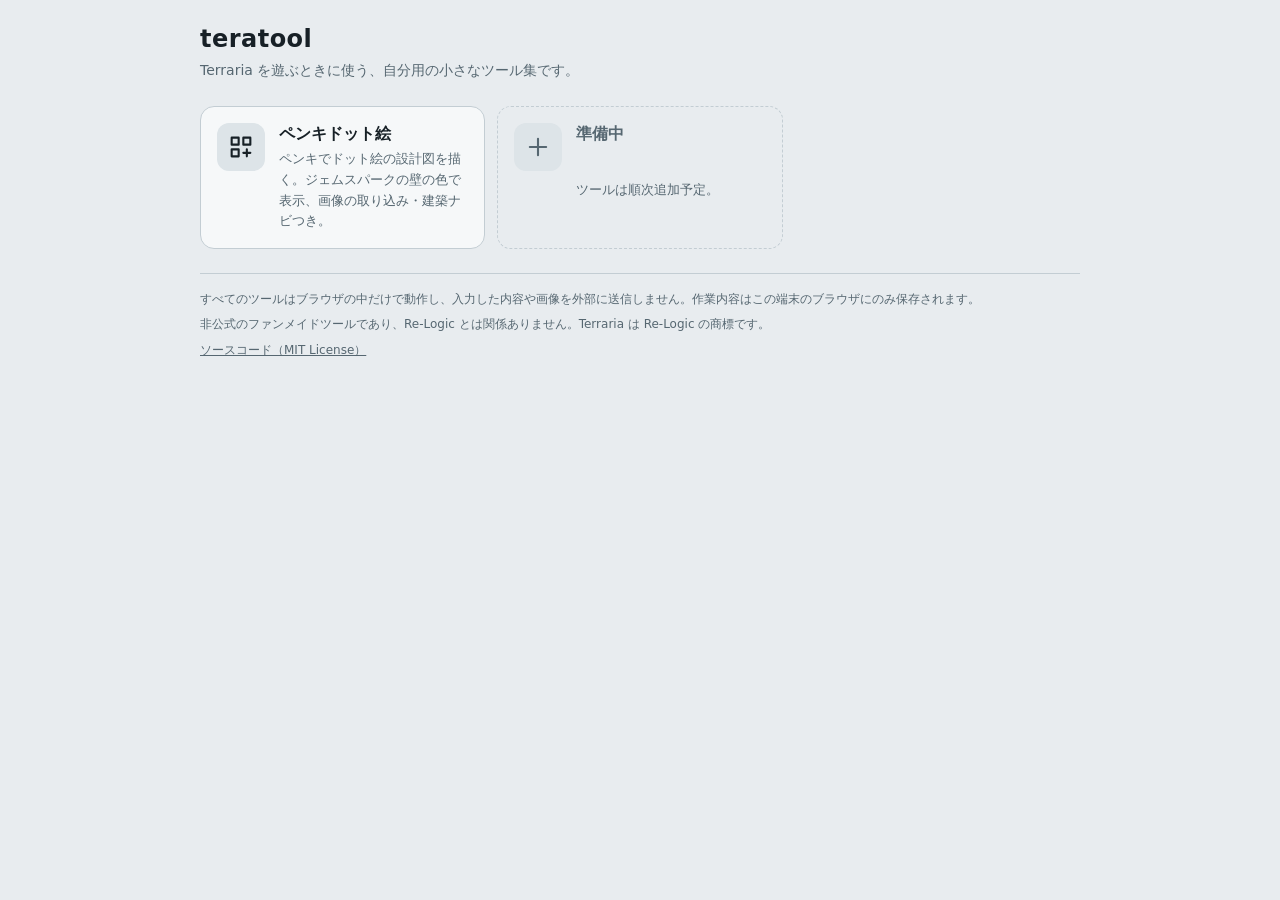
<file: index.html>
<!doctype html>
<html lang="ja">
<head>
<meta charset="utf-8">
<meta name="viewport" content="width=device-width, initial-scale=1, maximum-scale=1, user-scalable=no, viewport-fit=cover">
<meta http-equiv="Content-Security-Policy" content="default-src 'self'; script-src 'self'; style-src 'self' 'unsafe-inline'; img-src 'self' blob: data:; connect-src 'none'; form-action 'none'; base-uri 'none'">
<meta name="referrer" content="no-referrer">
<title>teratool</title>
<meta name="theme-color" content="#172026">
<meta name="apple-mobile-web-app-capable" content="yes">
<meta name="mobile-web-app-capable" content="yes">
<meta name="apple-mobile-web-app-status-bar-style" content="black-translucent">
<link rel="manifest" href="manifest.webmanifest">
<link rel="apple-touch-icon" href="assets/icons/apple-touch-icon.png">
<link rel="stylesheet" href="assets/base.css">
<link rel="stylesheet" href="assets/mobile.css">
<link rel="stylesheet" href="assets/home.css">
</head>
<body>
<div class="wrap">
  <header>
    <h1>teratool</h1>
    <p>Terraria を遊ぶときに使う、自分用の小さなツール集です。</p>
  </header>

  <div class="update" id="update" role="status" hidden>
    <p><strong>新しいバージョンがあります</strong><span>アップデートすると最新の機能になります。描いた作品は消えません。</span></p>
    <button type="button" class="update-btn" id="updateBtn">アップデート</button>
  </div>

  <main>
    <ul class="tools" aria-label="ツール一覧">
      <li>
        <a class="card" href="tools/paint/">
          <span class="icon" aria-hidden="true">
            <svg viewBox="0 0 24 24"><path d="M4 4h6v6H4zM14 4h6v6h-6zM4 14h6v6H4z"/><path d="M14 17h6M17 14v6"/></svg>
          </span>
          <h2>ペンキドット絵</h2>
          <p>ペンキでドット絵の設計図を描く。ジェムスパークの壁の色で表示、画像の取り込み・建築ナビつき。</p>
        </a>
      </li>
      <li>
        <div class="card soon">
          <span class="icon" aria-hidden="true">
            <svg viewBox="0 0 24 24"><path d="M12 5v14M5 12h14"/></svg>
          </span>
          <h2>準備中</h2>
          <p>ツールは順次追加予定。</p>
        </div>
      </li>
    </ul>
  </main>

  <footer>
    <p>すべてのツールはブラウザの中だけで動作し、入力した内容や画像を外部に送信しません。作業内容はこの端末のブラウザにのみ保存されます。</p>
    <p>非公式のファンメイドツールであり、Re-Logic とは関係ありません。Terraria は Re-Logic の商標です。</p>
    <p><a href="https://github.com/saikinoBOT72/teratool1">ソースコード（MIT License）</a></p>
    <p class="ver"><span id="appVersion"></span><button type="button" class="link-btn" id="checkUpdate">更新を確認</button><span id="updateMsg"></span></p>
  </footer>
</div>
<script type="module" src="assets/pwa.js"></script>
<script type="module" src="assets/update.js"></script>
<script type="module" src="assets/mobile.js"></script>
</body>
</html>
</file>
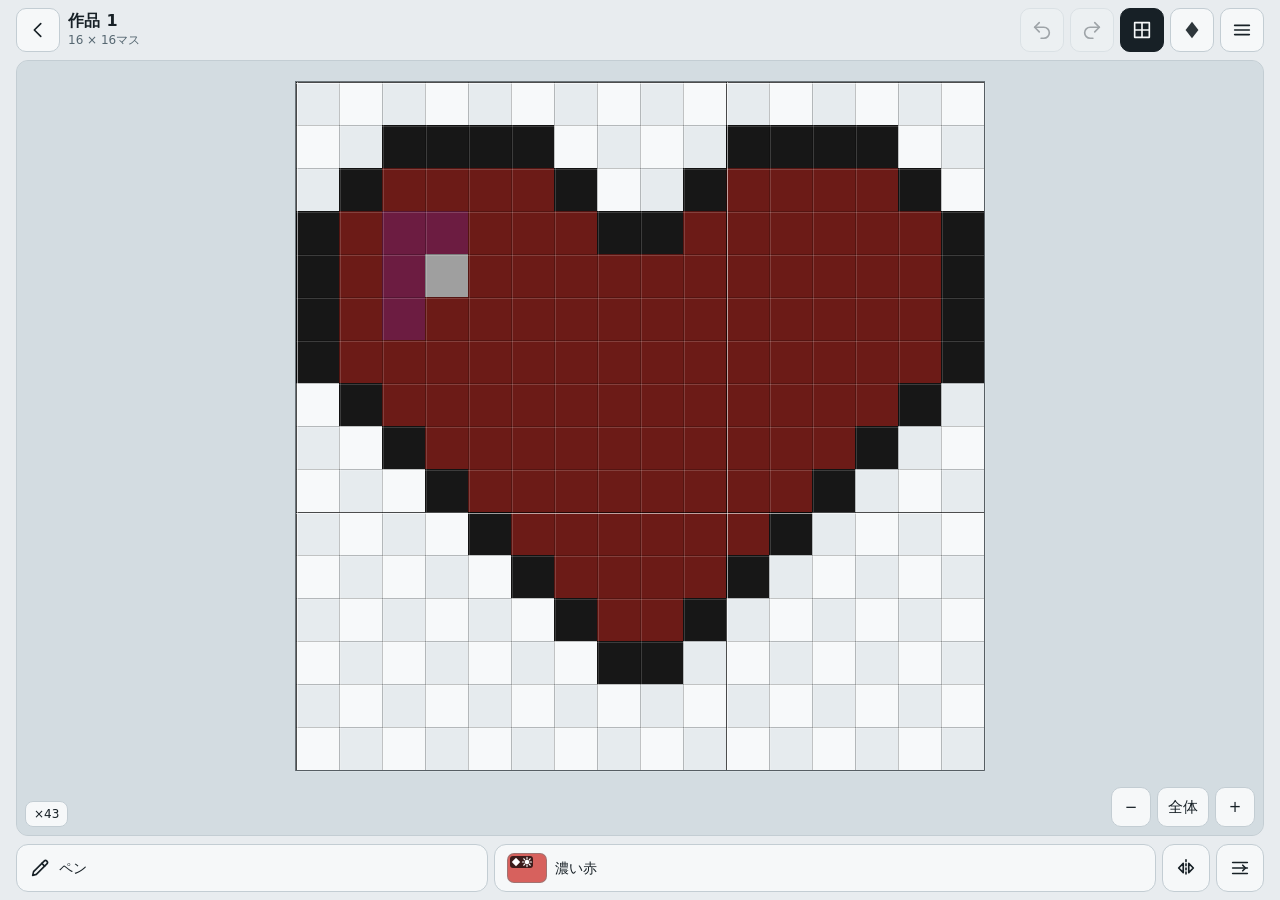
<file: tools/paint/index.html>
<!doctype html>
<html lang="ja">
<head>
<meta charset="utf-8">
<meta name="viewport" content="width=device-width, initial-scale=1, maximum-scale=1, user-scalable=no, viewport-fit=cover">
<meta http-equiv="Content-Security-Policy" content="default-src 'self'; script-src 'self'; style-src 'self' 'unsafe-inline'; img-src 'self' blob: data:; connect-src 'none'; form-action 'none'; base-uri 'none'">
<meta name="referrer" content="no-referrer">
<meta name="theme-color" content="#172026">
<meta name="apple-mobile-web-app-capable" content="yes">
<meta name="mobile-web-app-capable" content="yes">
<meta name="apple-mobile-web-app-status-bar-style" content="black-translucent">
<title>ペンキドット絵</title>
<link rel="manifest" href="../../manifest.webmanifest">
<link rel="apple-touch-icon" href="../../assets/icons/apple-touch-icon.png">
<link rel="stylesheet" href="../../assets/base.css">
<link rel="stylesheet" href="../../assets/mobile.css">
<link rel="stylesheet" href="css/paint.css">
<link rel="stylesheet" href="css/sheet.css">
<link rel="stylesheet" href="css/bar.css">
<link rel="stylesheet" href="css/navi.css">
<link rel="stylesheet" href="css/works.css">
<link rel="stylesheet" href="css/import.css">
<link rel="stylesheet" href="css/wallmark.css">
</head>
<body>
<div class="app">
  <header class="top">
    <div class="top-left">
      <a class="ib" href="../../" aria-label="ツール一覧へ戻る" title="ツール一覧へ戻る">
        <svg viewBox="0 0 24 24" aria-hidden="true"><path d="M15 5l-7 7 7 7"/></svg>
      </a>
      <div class="brand">
        <h1><button type="button" id="btnWorks" class="brand-btn" title="作品の一覧"><span id="workName">ペンキドット絵</span></button></h1>
        <p id="sizeLabel">16 × 16マス</p>
      </div>
    </div>
    <div class="top-actions">
      <button class="ib" id="btnUndo" type="button" aria-label="元に戻す" title="元に戻す (Ctrl+Z)" disabled>
        <svg viewBox="0 0 24 24" aria-hidden="true"><path d="M9 14L4 9l5-5"/><path d="M4 9h10a6 6 0 0 1 0 12h-3"/></svg>
      </button>
      <button class="ib" id="btnRedo" type="button" aria-label="やり直し" title="やり直し (Ctrl+Y)" disabled>
        <svg viewBox="0 0 24 24" aria-hidden="true"><path d="M15 14l5-5-5-5"/><path d="M20 9H10a6 6 0 0 0 0 12h3"/></svg>
      </button>
      <button class="ib" id="btnGrid" type="button" aria-label="グリッド表示" aria-pressed="true" title="グリッド (G)">
        <svg viewBox="0 0 24 24" aria-hidden="true"><path d="M4 4h16v16H4zM4 12h16M12 4v16"/></svg>
      </button>
      <button class="ib" id="btnWall" type="button" aria-label="壁の種類を表示" aria-pressed="false" title="壁の種類を表示 (D)">
        <svg viewBox="0 0 24 24" aria-hidden="true"><path d="M12 3l7 9-7 9-7-9z" fill="currentColor" stroke="none" opacity="0.9"/></svg>
      </button>
      <button class="ib" id="btnMenu" type="button" aria-label="メニュー" title="メニュー">
        <svg viewBox="0 0 24 24" aria-hidden="true"><path d="M4 7h16M4 12h16M4 17h16"/></svg>
      </button>
    </div>
  </header>

  <main class="stage" id="stage">
    <canvas id="cv" aria-label="ドット絵キャンバス"></canvas>
    <div class="readout" id="readout"></div>
    <div class="zoom">
      <button type="button" id="zOut" aria-label="縮小">−</button>
      <button type="button" id="zFit" aria-label="全体表示">全体</button>
      <button type="button" id="zIn" aria-label="拡大">+</button>
    </div>
  </main>

  <section class="dock" aria-label="道具とペンキ">
    <div class="sel-panel" id="selPanel" hidden>
      <div class="sel-head">
        <span id="selInfo"></span>
        <button class="btn small" type="button" id="selFill" title="選択したマスを今のペンキで塗る">塗る</button>
        <button class="btn small" type="button" id="selErase" title="選択したマスを消す (Delete)">消す</button>
        <button class="btn small" type="button" id="selClear" title="選択を解除 (Esc)">解除</button>
      </div>
      <div class="sel-full" id="selFull">
        <div class="sel-row">
          <div class="segs" id="selModes" role="group" aria-label="選び方">
            <button type="button" data-mode="rect" title="ドラッグした四角を選ぶ">四角</button>
            <button type="button" data-mode="lasso" title="なぞって囲んだ内側を選ぶ">囲う</button>
            <button type="button" data-mode="wand" title="タップしたマスとつながった同じ色を選ぶ">同じ色</button>
            <button type="button" data-mode="color" title="タップしたマスと同じ色を全部選ぶ">同じ色(全体)</button>
          </div>
          <div class="segs" id="selOps" role="group" aria-label="今の選択との合わせ方">
            <button type="button" data-op="new" title="選び直す">新しく</button>
            <button type="button" data-op="add" title="今の選択に足す (Shift)">足す</button>
            <button type="button" data-op="sub" title="今の選択から引く (Alt)">引く</button>
          </div>
        </div>
        <div class="sel-row">
          <button class="btn small" type="button" id="selAll" title="全部選ぶ (Ctrl+A)">全部</button>
          <button class="btn small" type="button" id="selDrawn" title="透過でないマスを選ぶ">描いたマス</button>
          <button class="btn small" type="button" id="selInvert" title="選択を反転 (Ctrl+Shift+I)">反転</button>
        </div>
      </div>
    </div>
    <div class="bar" id="editPanel">
      <button class="bar-btn" type="button" id="btnTool" aria-expanded="false" aria-controls="toolPop" title="道具を選ぶ">
        <span class="bar-icon" id="toolIcon" aria-hidden="true"></span><span class="bar-label" id="toolName">ペン</span>
      </button>
      <button class="bar-btn" type="button" id="btnColor" aria-expanded="false" aria-controls="colorPop" title="ペンキを選ぶ">
        <i class="bar-chip" id="colorChip" aria-hidden="true"></i><span class="bar-label" id="selName">濃い赤</span>
      </button>
      <button class="bar-btn icon" type="button" id="btnMirror" aria-pressed="false" aria-label="左右対称" title="左右対称 (M)"><svg viewBox="0 0 24 24" aria-hidden="true"><path d="M12 3v18" stroke-dasharray="2 2.5"/><path d="M9 7L4 12l5 5zM15 7l5 5-5 5z"/></svg></button>
      <button class="bar-btn icon" type="button" id="btnNavi" aria-label="建築ナビ" title="建築ナビ (N)"><svg viewBox="0 0 24 24" aria-hidden="true"><path d="M4 6h16M4 12h16M4 18h16"/><path d="M15 9l3 3-3 3"/></svg></button>
    </div>

    <div class="pop" id="toolPop" role="dialog" aria-label="道具" hidden>
      <div class="tools" id="tools" role="toolbar" aria-label="道具">
        <button class="tool" type="button" data-tool="pen" aria-pressed="true" title="ペン (B)"><svg viewBox="0 0 24 24" aria-hidden="true"><path d="M4 20l1-4L16.5 4.5a2.1 2.1 0 0 1 3 3L8 19z"/><path d="M14 7l3 3"/></svg>ペン</button>
        <button class="tool" type="button" data-tool="fill" aria-pressed="false" title="塗りつぶし (F)"><svg viewBox="0 0 24 24" aria-hidden="true"><path d="M5 11l6-6 7 7-6 6a2 2 0 0 1-2.8 0L5 13.8a2 2 0 0 1 0-2.8z"/><path d="M19 15s2 2.2 2 3.5a2 2 0 0 1-4 0c0-1.3 2-3.5 2-3.5z"/></svg>塗りつぶし</button>
        <button class="tool" type="button" data-tool="pick" aria-pressed="false" title="スポイト (I)"><svg viewBox="0 0 24 24" aria-hidden="true"><path d="M15 5l4 4"/><path d="M17.5 2.8a2 2 0 0 1 2.8 2.8l-2.3 2.3-2.8-2.8z"/><path d="M14 8.5L5 17.5V20h2.5l9-9"/></svg>スポイト</button>
        <button class="tool" type="button" data-tool="pan" aria-pressed="false" title="移動 (H)"><svg viewBox="0 0 24 24" aria-hidden="true"><path d="M8 12V6a1.5 1.5 0 0 1 3 0v5M11 11V4.5a1.5 1.5 0 0 1 3 0V11M14 11V6a1.5 1.5 0 0 1 3 0v8c0 4-2.5 6-6 6-3 0-4.5-1.5-6-4l-1.7-3a1.5 1.5 0 0 1 2.6-1.5L8 14"/></svg>移動</button>
        <button class="tool" type="button" data-tool="line" aria-pressed="false" title="直線 (L)"><svg viewBox="0 0 24 24" aria-hidden="true"><path d="M5 19L19 5"/><path d="M4 18h2v2H4zM18 4h2v2h-2z"/></svg>直線</button>
        <button class="tool" type="button" data-tool="rect" aria-pressed="false" title="四角 (R)"><svg viewBox="0 0 24 24" aria-hidden="true"><path d="M5 6h14v12H5z"/></svg>四角</button>
        <button class="tool" type="button" data-tool="rectFill" aria-pressed="false" title="塗り四角 (Shift+R)"><svg viewBox="0 0 24 24" aria-hidden="true"><path d="M5 6h14v12H5z" fill="currentColor"/></svg>塗り四角</button>
        <button class="tool" type="button" data-tool="ellipse" aria-pressed="false" title="円 (O)"><svg viewBox="0 0 24 24" aria-hidden="true"><ellipse cx="12" cy="12" rx="8" ry="6.5"/></svg>円</button>
        <button class="tool" type="button" data-tool="select" aria-pressed="false" title="選択 (S)"><svg viewBox="0 0 24 24" aria-hidden="true"><path d="M4 4h16v16H4z" stroke-dasharray="3 2.5"/><path d="M9 9h6v6H9z" fill="currentColor" stroke="none"/></svg>選択</button>
      </div>
    </div>

    <div class="pop" id="colorPop" role="dialog" aria-label="ペンキ" hidden>
      <div class="color-controls" id="colorControls"></div>
      <div class="palette" id="palette" role="group" aria-label="ペンキの色"></div>
      <div class="status"><span id="selName2"></span><span id="stats"></span></div>
    </div>

    <div class="navi-panel" id="naviPanel" hidden>
      <div class="navi-head">
        <div class="segs" id="naviModes" role="group" aria-label="案内のしかた">
          <button type="button" data-nm="row">1行ずつ</button>
          <button type="button" data-nm="piece" title="つながった同じ色をかたまりごとにまとめて作る">まとめて</button>
        </div>
        <button class="opt" type="button" id="naviDir"></button>
      </div>
      <div class="navi-head">
        <strong id="naviRow"></strong>
      </div>
      <ol class="runs" id="naviRuns" aria-live="polite"></ol>
      <div class="navi-actions">
        <button class="btn" type="button" id="naviPrev">前の行</button>
        <button class="btn" type="button" id="naviNext">次の行</button>
        <button class="btn" type="button" id="naviExit">編集に戻る</button>
      </div>
    </div>
  </section>
</div>

<div class="toast" id="toast" role="status" aria-live="polite"></div>

<div class="scrim" id="menuSheet" hidden>
  <div class="sheet" role="dialog" aria-modal="true" aria-labelledby="menuTitle">
    <div class="sheet-head">
      <h2 id="menuTitle">メニュー</h2>
      <button class="ib" type="button" data-close aria-label="閉じる"><svg viewBox="0 0 24 24" aria-hidden="true"><path d="M6 6l12 12M18 6L6 18"/></svg></button>
    </div>
    <section>
      <h3>作品</h3>
      <div class="row">
        <button class="btn" id="menuWorks" type="button">作品の一覧・バックアップ</button>
        <button class="btn primary" id="menuImport" type="button">画像を取り込む</button>
      </div>
    </section>
    <section>
      <h3>キャンバスのサイズ</h3>
      <div class="chips" id="presets">
        <button class="chip" type="button" data-n="16">16</button>
        <button class="chip" type="button" data-n="32">32</button>
        <button class="chip" type="button" data-n="48">48</button>
        <button class="chip" type="button" data-n="64">64</button>
        <button class="chip" type="button" data-n="96">96</button>
      </div>
      <div class="row">
        <label for="inW">幅<input id="inW" type="number" min="1" max="200" inputmode="numeric"></label>
        <label for="inH">高さ<input id="inH" type="number" min="1" max="200" inputmode="numeric"></label>
        <button class="btn" id="btnResize" type="button">サイズを変更</button>
      </div>
      <p class="hint">最大200マス。大きくすると右と下に広がり、小さくすると右と下が切れます。元に戻せます。</p>
      <div><button class="btn" id="btnClear" type="button">全部消す</button></div>
    </section>
    <section>
      <h3>PNGで書き出す</h3>
      <div class="row">
        <label for="exportScale">倍率
          <select id="exportScale">
            <option value="1">1倍（1マス=1px）</option>
            <option value="8" selected>8倍</option>
            <option value="16">16倍</option>
          </select>
        </label>
        <button class="btn primary" id="btnExport" type="button">PNGを保存</button>
      </div>
      <div id="exportFallback" class="stack" hidden>
        <p class="hint">ダウンロードが始まらない場合は、下の画像を長押し（または右クリック）して保存してください。</p>
        <img id="exportImg" class="savable" alt="書き出した画像">
      </div>
    </section>
    <section>
      <h3>表示</h3>
      <label class="chk" for="chkMajor"><input type="checkbox" id="chkMajor" checked>10マスごとに濃い線を入れる</label>
      <label class="chk" for="chkWall"><input type="checkbox" id="chkWall">マスに壁の種類を表示する（◆ ダイヤ / 点線◇に斜線 ダイヤ以外、太陽 光オン / 空の丸 光オフ）</label>
      <p class="hint">拡大したときに表示されます。上の ◆ ボタンか D キーでも切り替えられます。</p>
    </section>
    <section>
      <h3>色の見え方</h3>
      <p class="hint">ジェムスパークの壁に塗ったときの色です。描いた中身は変わらず、表示の色だけが切りかわります。</p>
      <div class="color-controls" id="menuColorControls"></div>
    </section>
  </div>
</div>

<script type="module" src="js/main.js"></script>
<script type="module" src="../../assets/pwa.js"></script>
<script type="module" src="../../assets/mobile.js"></script>
</body>
</html>
</file>
<file: assets/base.css>
/* 全ページ共通: 色トークン・リセット
   外部フォント等は読み込まない（閲覧者の情報を第三者に送らないため）。 */
:root {
  color-scheme: light;
  --bg: #e8ecef;
  --panel: #f6f8f9;
  --panel-2: #dde4e8;
  --line: #c3cdd3;
  --fg: #172026;
  --muted: #566771;
  --accent: #172026;
  --accent-fg: #f6f8f9;
  --ring: #172026;
  --font: system-ui, -apple-system, "Hiragino Sans", "Hiragino Kaku Gothic ProN", "Yu Gothic UI", "Yu Gothic", "Meiryo", "Noto Sans JP", sans-serif;
}
@media (prefers-color-scheme: dark) {
  :root:not([data-theme="light"]) {
    color-scheme: dark;
    --bg: #101417;
    --panel: #1a2024;
    --panel-2: #262e34;
    --line: #35414b;
    --fg: #e7edf0;
    --muted: #93a3ad;
    --accent: #e7edf0;
    --accent-fg: #101417;
    --ring: #e7edf0;
  }
}
:root[data-theme="dark"] {
  color-scheme: dark;
  --bg: #101417;
  --panel: #1a2024;
  --panel-2: #262e34;
  --line: #35414b;
  --fg: #e7edf0;
  --muted: #93a3ad;
  --accent: #e7edf0;
  --accent-fg: #101417;
  --ring: #e7edf0;
}

*, *::before, *::after { box-sizing: border-box; }
[hidden] { display: none !important; }
img { max-width: 100%; }
button, input, select { font: inherit; color: inherit; }
button { cursor: pointer; }
a { color: inherit; }
:focus-visible { outline: 2px solid var(--ring); outline-offset: 2px; }
</file>
<file: assets/mobile.css>
/* スマホ向けの調整（全ページ共通）
   - ダブルタップで拡大しない（touch-action: manipulation）
   - 長押しで文字が選択されたり、メニュー・拡大鏡が出たりしない
   - 引っぱって再読み込み・スクロールの跳ね返りをしない
   - 押したときの青いハイライトを出さない
   入力欄と、長押しで保存したい画像（.savable）だけは元の動きのまま */
html {
  -webkit-text-size-adjust: 100%; text-size-adjust: 100%;
  touch-action: manipulation;
}
body {
  -webkit-user-select: none; user-select: none;
  -webkit-touch-callout: none;
  -webkit-tap-highlight-color: transparent;
  overscroll-behavior: none;
}
button, a, label, select, summary { touch-action: manipulation; }
input, textarea, select, [contenteditable="true"] { -webkit-user-select: text; user-select: text; }
img { -webkit-user-drag: none; }
img.savable { -webkit-touch-callout: default; -webkit-user-select: auto; user-select: auto; -webkit-user-drag: auto; }
/* iOS は 16px 未満の入力欄にフォーカスすると画面を拡大するため */
input[type="text"], input[type="number"], select, textarea { font-size: max(16px, 1em); }
/* iPhone のホーム画面アプリ: ステータスバーは透過（black-translucent）にして中身を下へずらし、
   iOS がステータスバーの下に重ねるぼかしに画面の上端が入らないようにする。
   ステータスバーの裏は濃い色で埋めて白い文字（時刻など）を読めるようにする。ふつうのブラウザでは高さ 0 */
body::before {
  content: ""; position: fixed; z-index: 1000; top: 0; left: 0; right: 0;
  height: env(safe-area-inset-top, 0px); background: #172026; pointer-events: none;
}
</file>
<file: assets/home.css>
/* トップページ（ツール選択） */
body {
  margin: 0;
  min-height: 100vh;
  background: var(--bg);
  color: var(--fg);
  font-family: var(--font);
  font-size: 15px;
  line-height: 1.6;
  padding-top: max(24px, calc(12px + env(safe-area-inset-top, 0px)));
  padding-bottom: max(24px, env(safe-area-inset-bottom, 0px));
  padding-left: max(16px, env(safe-area-inset-left, 0px));
  padding-right: max(16px, env(safe-area-inset-right, 0px));
}
.wrap { max-width: 880px; margin: 0 auto; display: grid; gap: 24px; }
header h1 { margin: 0; font-size: 24px; letter-spacing: 0.02em; line-height: 1.3; }
header p { margin: 4px 0 0; color: var(--muted); font-size: 14px; }

.tools { list-style: none; margin: 0; padding: 0; display: grid; gap: 12px; grid-template-columns: repeat(auto-fill, minmax(240px, 1fr)); }
.card {
  display: grid; grid-template-columns: auto minmax(0, 1fr); gap: 4px 14px; align-items: start;
  height: 100%; padding: 16px;
  border: 1px solid var(--line); border-radius: 14px;
  background: var(--panel);
  text-decoration: none; color: inherit;
  transition: border-color 0.15s, transform 0.15s;
}
a.card:hover { border-color: var(--fg); }
a.card:active { transform: translateY(1px); }
.card .icon {
  grid-row: span 2;
  width: 48px; height: 48px; border-radius: 12px;
  display: grid; place-items: center;
  background: var(--panel-2);
}
.card .icon svg { width: 28px; height: 28px; fill: none; stroke: currentColor; stroke-width: 1.8; stroke-linecap: round; stroke-linejoin: round; }
.card h2 { margin: 0; font-size: 16px; line-height: 1.4; }
.card p { margin: 0; font-size: 13px; color: var(--muted); }
.card.soon { border-style: dashed; background: transparent; color: var(--muted); }

footer { border-top: 1px solid var(--line); padding-top: 16px; font-size: 12px; color: var(--muted); display: grid; gap: 6px; }
footer p { margin: 0; }

@media (prefers-reduced-motion: reduce) { .card { transition: none; } }

/* アップデートのお知らせ */
.update {
  display: flex; flex-wrap: wrap; align-items: center; justify-content: space-between; gap: 12px;
  padding: 14px 16px; border-radius: 14px; background: var(--accent); color: var(--accent-fg);
}
.update p { margin: 0; display: grid; gap: 2px; font-size: 13px; }
.update strong { font-size: 15px; }
.update-btn {
  min-height: 44px; padding: 0 18px; border: 0; border-radius: 10px;
  background: var(--accent-fg); color: var(--accent); font-weight: 700;
}
.update-btn:disabled { opacity: 0.6; }
.ver { display: flex; flex-wrap: wrap; align-items: center; gap: 10px; }
.link-btn { border: 0; background: none; padding: 0; color: inherit; text-decoration: underline; font-size: 12px; }
</file>
<file: tools/paint/css/paint.css>
/* ペンキドット絵 */
/* Layout: ドット絵キャンバスが主役。スマホは 上バー / キャンバス / 下のパレット、広い画面は右にパレット。
   UIは無彩色寄りにして、16色のペンキだけが色を持つようにする。 */
:root {
  --stage: #d3dce1;
  --check-a: #e6ebee;
  --check-b: #f7f9fa;
  --outline: rgba(23, 32, 38, 0.55);
}
@media (prefers-color-scheme: dark) {
  :root:not([data-theme="light"]) {
    --stage: #0b0f12;
    --check-a: #20282e;
    --check-b: #2b343b;
    --outline: rgba(231, 237, 240, 0.55);
  }
}
:root[data-theme="dark"] {
  --stage: #0b0f12;
  --check-a: #20282e;
  --check-b: #2b343b;
  --outline: rgba(231, 237, 240, 0.55);
}

html, body { height: 100%; }
body {
  margin: 0;
  box-sizing: border-box;
  background: var(--bg);
  color: var(--fg);
  font-family: var(--font);
  font-size: 14px;
  line-height: 1.5;
  padding-top: calc(8px + env(safe-area-inset-top, 0px)); /* iPhone のアプリ表示でステータスバーのぼかしに重ならないように */
  padding-bottom: max(8px, env(safe-area-inset-bottom, 0px));
  padding-left: max(16px, env(safe-area-inset-left, 0px));
  padding-right: max(16px, env(safe-area-inset-right, 0px));
  overscroll-behavior: none;
}

.app {
  height: 100%;
  display: grid;
  grid-template-rows: auto minmax(0, 1fr) auto;
  gap: 8px;
  min-height: 0;
}

/* top bar */
.top { display: flex; align-items: center; justify-content: space-between; gap: 8px; min-width: 0; }
.brand { min-width: 0; }
.brand h1 { margin: 0; font-size: 16px; font-weight: 700; letter-spacing: 0.02em; line-height: 1.2; white-space: nowrap; }
.brand p { margin: 0; font-size: 12px; color: var(--muted); font-variant-numeric: tabular-nums; }
.top-actions { display: flex; gap: 6px; flex-shrink: 0; }
.ib {
  width: 44px; height: 44px; padding: 0;
  display: inline-grid; place-items: center;
  border: 1px solid var(--line); border-radius: 10px;
  background: var(--panel);
}
.ib svg, .tool svg { width: 22px; height: 22px; fill: none; stroke: currentColor; stroke-width: 1.8; stroke-linecap: round; stroke-linejoin: round; }
.ib:disabled { opacity: 0.35; cursor: default; }
.ib[aria-pressed="true"] { background: var(--accent); color: var(--accent-fg); border-color: var(--accent); }

/* stage */
.stage {
  position: relative;
  min-height: 0; min-width: 0;
  background: var(--stage);
  border: 1px solid var(--line);
  border-radius: 12px;
  overflow: hidden;
}
#cv { position: absolute; inset: 0; width: 100%; height: 100%; display: block; touch-action: none; cursor: crosshair; }
.readout {
  position: absolute; left: 8px; bottom: 8px;
  padding: 3px 8px; border-radius: 8px;
  background: var(--panel); border: 1px solid var(--line);
  font-size: 12px; font-variant-numeric: tabular-nums; pointer-events: none;
}
.zoom { position: absolute; right: 8px; bottom: 8px; display: flex; gap: 6px; }
.zoom button {
  min-width: 40px; height: 40px; padding: 0 10px;
  border: 1px solid var(--line); border-radius: 10px;
  background: var(--panel); font-size: 15px; font-weight: 500;
}

/* toast */
.toast {
  position: fixed; left: 50%; bottom: calc(24px + env(safe-area-inset-bottom, 0px));
  transform: translate(-50%, 12px);
  max-width: calc(100% - 32px);
  padding: 8px 14px; border-radius: 10px;
  background: var(--accent); color: var(--accent-fg);
  font-size: 13px; opacity: 0; pointer-events: none;
  transition: opacity 0.18s, transform 0.18s; z-index: 30;
}
.toast.on { opacity: 1; transform: translate(-50%, 0); }


/* ツール一覧へ戻るボタン */
.top-left { display: flex; align-items: center; gap: 8px; min-width: 0; }
a.ib { color: inherit; text-decoration: none; flex-shrink: 0; }
@media (max-width: 420px) {
  .top .ib { width: 40px; height: 40px; }
  .top-actions { gap: 4px; }
  .top-left { gap: 6px; }
  .brand h1 { font-size: 15px; letter-spacing: 0; }
}
.brand h1 { overflow: hidden; text-overflow: ellipsis; }
@media (max-width: 370px) {
  .brand h1 { font-size: 14px; }
}
@media (prefers-reduced-motion: reduce) { .toast { transition: none; } }

/* 作品名（押すと作品一覧） */
.brand-btn {
  all: unset; cursor: pointer; display: block; max-width: 100%;
  overflow: hidden; text-overflow: ellipsis; white-space: nowrap; border-radius: 6px;
}
.brand-btn:focus-visible { outline: 2px solid var(--ring); outline-offset: 2px; }

/* 小さな切り替えボタン（建築ナビの順番など） */
.opt {
  display: inline-flex; align-items: center; justify-content: center; gap: 6px;
  min-height: 38px; padding: 0 10px;
  border: 1px solid var(--line); border-radius: 10px;
  background: var(--panel); font-size: 13px; font-weight: 500;
}
.opt svg { width: 18px; height: 18px; fill: none; stroke: currentColor; stroke-width: 1.8; stroke-linecap: round; stroke-linejoin: round; }
.opt[aria-pressed="true"] { background: var(--accent); color: var(--accent-fg); border-color: var(--accent); }
</file>
<file: tools/paint/css/sheet.css>
/* メニュー・作品一覧・取り込みなどのシート（下から出るダイアログ）とフォーム部品 */
.scrim { position: fixed; inset: 0; background: rgba(8, 12, 15, 0.55); z-index: 20; display: flex; align-items: flex-end; justify-content: center; }
.sheet {
  width: 100%; max-width: 520px; max-height: 88%;
  overflow-y: auto; box-sizing: border-box;
  background: var(--panel); color: var(--fg);
  border: 1px solid var(--line); border-bottom: 0;
  border-radius: 16px 16px 0 0;
  padding-top: 8px;
  padding-left: max(16px, env(safe-area-inset-left, 0px));
  padding-right: max(16px, env(safe-area-inset-right, 0px));
  padding-bottom: calc(20px + env(safe-area-inset-bottom, 0px));
}
@media (min-width: 880px) {
  .scrim { align-items: center; }
  .sheet { border-radius: 16px; border-bottom: 1px solid var(--line); max-height: 90%; }
}
.sheet-head { display: flex; align-items: center; justify-content: space-between; position: sticky; top: -8px; background: var(--panel); padding-block: 12px 8px; margin-top: -8px; z-index: 1; }
.sheet-head h2 { margin: 0; font-size: 16px; }
.sheet section { padding-block: 14px; border-top: 1px solid var(--line); display: grid; gap: 10px; }
.sheet h3 { margin: 0; font-size: 12px; font-weight: 700; letter-spacing: 0.08em; color: var(--muted); }
.hint { margin: 0; font-size: 12px; color: var(--muted); line-height: 1.6; }
.row { display: flex; flex-wrap: wrap; align-items: end; gap: 10px; }
.row label { display: grid; gap: 4px; font-size: 12px; color: var(--muted); min-width: 0; }
.chips { display: flex; flex-wrap: wrap; gap: 6px; }
.chip { min-width: 52px; height: 40px; padding: 0 12px; border: 1px solid var(--line); border-radius: 10px; background: var(--panel-2); font-variant-numeric: tabular-nums; }
.btn { min-height: 44px; padding: 0 16px; border: 1px solid var(--line); border-radius: 10px; background: var(--panel-2); font-weight: 500; }
.btn.primary { background: var(--accent); color: var(--accent-fg); border-color: var(--accent); }
input[type="number"], select {
  box-sizing: border-box; height: 44px; padding: 0 10px; min-width: 0;
  border: 1px solid var(--line); border-radius: 10px;
  background: var(--bg); font-size: 16px; color: var(--fg);
}
input[type="number"] { width: 88px; font-variant-numeric: tabular-nums; }
input[type="file"] { font-size: 14px; max-width: 100%; }
.chk { display: flex !important; align-items: center; gap: 8px; font-size: 14px !important; color: var(--fg) !important; }
.chk input { width: 20px; height: 20px; margin: 0; }
.preview {
  display: grid; place-items: center; padding: 8px; min-height: 80px;
  border: 1px solid var(--line); border-radius: 10px; background: var(--stage); overflow: hidden;
}
.preview canvas {
  max-width: 100%; max-height: 220px; image-rendering: pixelated;
  background-image: conic-gradient(var(--check-a) 25%, var(--check-b) 0 50%, var(--check-a) 0 75%, var(--check-b) 0);
  background-size: 12px 12px;
}
#exportImg { max-width: 100%; image-rendering: pixelated; border: 1px solid var(--line); border-radius: 8px; }
.paledit { display: grid; grid-template-columns: repeat(2, minmax(0, 1fr)); gap: 6px 12px; }
.paledit label { display: flex; align-items: center; gap: 8px; font-size: 13px; min-width: 0; }
.paledit input[type="color"] { width: 36px; height: 32px; padding: 0; border: 1px solid var(--line); border-radius: 6px; background: none; flex-shrink: 0; }
.paledit span { overflow: hidden; text-overflow: ellipsis; white-space: nowrap; }

.stack { display: grid; gap: 8px; }
.btn.small { min-height: 36px; padding: 0 12px; font-size: 13px; }
.btn.danger { color: #c62828; }
/* ファイル選択をボタンの見た目にする */
.file-btn { position: relative; display: inline-flex; align-items: center; overflow: hidden; }
.file-btn input[type="file"] { position: absolute; inset: 0; opacity: 0; cursor: pointer; font-size: 0; }
.file-btn:focus-within { outline: 2px solid var(--ring); outline-offset: 2px; }
input[type="range"] { width: 140px; accent-color: var(--accent); }
.row label.btn { display: inline-flex; align-items: center; font-size: 14px; color: inherit; }
.row label.btn.primary { color: var(--accent-fg); }
</file>
<file: tools/paint/css/bar.css>
/* 下のバー（普段はこれだけ表示して、キャンバスを広く使う）と、押したときに開く道具・ペンキの一覧 */
.dock { position: relative; min-width: 0; }
.bar { display: grid; grid-template-columns: minmax(0, 1fr) minmax(0, 1.4fr) auto auto; gap: 6px; }
.bar-btn {
  display: inline-flex; align-items: center; gap: 8px; min-width: 0; min-height: 48px; padding: 0 12px;
  border: 1px solid var(--line); border-radius: 12px; background: var(--panel); font-weight: 500;
}
.bar-btn.icon { width: 48px; padding: 0; justify-content: center; }
.bar-btn svg { width: 22px; height: 22px; fill: none; stroke: currentColor; stroke-width: 1.8; stroke-linecap: round; stroke-linejoin: round; flex-shrink: 0; }
.bar-btn[aria-pressed="true"], .bar-btn[aria-expanded="true"] { background: var(--accent); color: var(--accent-fg); border-color: var(--accent); }
.bar-icon { display: inline-grid; }
.bar-label { overflow: hidden; text-overflow: ellipsis; white-space: nowrap; }
.bar-chip, .chip-c {
  width: 26px; height: 26px; flex-shrink: 0; border-radius: 7px;
  border: 1px solid rgba(127, 127, 127, 0.6); background: var(--c);
}
/* 透過は市松模様で表す */
.is-clear { background: conic-gradient(#bbb 25%, #fff 0 50%, #bbb 0 75%, #fff 0) 0 0 / 10px 10px !important; }

/* 開いた一覧（バーの上に重ねる。キャンバスの大きさは変えない） */
.pop {
  position: absolute; left: 0; right: 0; bottom: calc(100% + 8px); z-index: 15;
  max-height: min(70vh, 560px); overflow-y: auto;
  padding: 10px; border: 1px solid var(--line); border-radius: 14px;
  background: var(--panel); box-shadow: 0 10px 30px rgba(0, 0, 0, 0.28);
  display: grid; gap: 10px;
}
@media (min-width: 640px) { .pop { right: auto; width: 520px; } }

.tools { display: grid; grid-template-columns: repeat(4, 1fr); gap: 6px; }
.tool {
  display: grid; justify-items: center; gap: 2px; padding: 6px 2px 4px; min-height: 52px;
  border: 1px solid var(--line); border-radius: 10px; background: var(--bg); font-size: 12px; line-height: 1.2;
}
.tool svg { width: 22px; height: 22px; fill: none; stroke: currentColor; stroke-width: 1.8; stroke-linecap: round; stroke-linejoin: round; }
.tool[aria-pressed="true"] { background: var(--accent); color: var(--accent-fg); border-color: var(--accent); }

/* 色の一覧: 透過 / 最近使った色 / 壁ごとの28色。1行12色なので、壁ごとに 普通12 / 濃い12 / 茶黒白灰4 の3行になる */
.palette { display: grid; gap: 8px; }
.pal-group { display: grid; gap: 4px; }
.pal-group h4 { margin: 0; font-size: 11px; font-weight: 700; color: var(--muted); letter-spacing: 0.06em; }
.pal-row { display: grid; grid-template-columns: repeat(12, minmax(0, 1fr)); gap: 4px; }
.sw {
  position: relative; aspect-ratio: 1; min-width: 0; padding: 0;
  background: var(--c); border: 1px solid rgba(127, 127, 127, 0.5); border-radius: 6px;
}
.sw[aria-pressed="true"] { outline: 3px solid var(--ring); outline-offset: 1px; z-index: 1; }
.sw .n {
  position: absolute; right: 1px; bottom: 1px; padding: 1px 2px; border-radius: 3px;
  background: rgba(0, 0, 0, 0.62); color: #fff; font-size: 9px; line-height: 1; font-variant-numeric: tabular-nums;
}
.sw .n:empty { display: none; }
.status { display: flex; justify-content: space-between; gap: 8px; font-size: 12px; color: var(--muted); font-variant-numeric: tabular-nums; }
.status #selName2 { color: var(--fg); font-weight: 500; }

/* 色の見え方の切り替え（ゲーム画面/全体マップ・壁・光） */
.color-controls { display: flex; flex-wrap: wrap; gap: 6px; }
.segs { display: inline-flex; border: 1px solid var(--line); border-radius: 10px; overflow: hidden; background: var(--bg); }
.segs button { border: 0; background: none; min-height: 36px; padding: 0 10px; font-size: 13px; font-weight: 500; }
.segs button[aria-pressed="true"] { background: var(--accent); color: var(--accent-fg); }

/* 選択の操作パネル（バーの上） */
.sel-panel { display: grid; gap: 6px; margin-bottom: 6px; padding: 8px; border: 1px solid var(--line); border-radius: 12px; background: var(--panel); }
.sel-head { display: flex; align-items: center; gap: 6px; font-size: 13px; font-variant-numeric: tabular-nums; }
.sel-head #selInfo { flex: 1; min-width: 0; }
.sel-head .btn.small { flex-shrink: 0; min-height: 34px; padding: 0 10px; }
.sel-full { display: grid; gap: 6px; }
.sel-full[hidden] { display: none; }
.sel-row { display: flex; flex-wrap: wrap; gap: 6px; }
.sel-row .segs button { min-height: 34px; padding: 0 9px; }
.sel-row .btn.small { min-height: 34px; padding: 0 10px; }
</file>
<file: tools/paint/css/navi.css>
/* 建築ナビ（1行ずつの並びを表示するモード） */
.navi-panel { display: grid; gap: 8px; min-width: 0; }
.navi-head { display: flex; align-items: center; justify-content: space-between; gap: 8px; }
.navi-head strong { font-size: 16px; font-variant-numeric: tabular-nums; }
.navi-head .opt { flex-shrink: 0; min-height: 34px; }

/* 左から順の並び（例: 赤×3 → 黒×2） */
.runs {
  list-style: none; margin: 0; padding: 8px;
  display: flex; flex-wrap: wrap; gap: 6px; align-content: flex-start;
  min-height: 48px; max-height: 112px; overflow-y: auto;
  border: 1px solid var(--line); border-radius: 10px; background: var(--panel);
}
.run {
  display: inline-flex; align-items: center; gap: 6px;
  padding: 3px 8px 3px 3px; border: 1px solid var(--line); border-radius: 8px;
  background: var(--bg); font-size: 13px; font-variant-numeric: tabular-nums; line-height: 1.2;
}
.run i { width: 22px; height: 22px; border-radius: 5px; border: 1px solid rgba(127, 127, 127, 0.5); background: var(--c); flex-shrink: 0; }
.run b { font-size: 15px; }
.run .nm { font-weight: 700; white-space: nowrap; }
.run .block-icon { width: 24px; height: 24px; flex-shrink: 0; }
.run small { color: var(--muted); font-size: 11px; }
.run.empty { border-style: dashed; background: transparent; color: var(--muted); padding-left: 8px; }
.runs .none { color: var(--muted); font-size: 13px; padding: 6px; }

.navi-actions { display: grid; grid-template-columns: 1fr 1fr 1fr; gap: 6px; }
.navi-actions .btn { padding: 0 8px; }

/* まとめて: 今のかたまり（大きめに）と、形・場所・同じ色の何個目か */
.run.piece { padding: 6px 12px 6px 6px; font-size: 16px; gap: 8px; }
.run.piece i { width: 32px; height: 32px; }
.run.piece .block-icon { width: 30px; height: 30px; }
.run.piece b { font-size: 18px; }
.piece-info { display: flex; flex-wrap: wrap; gap: 4px 12px; align-items: center; width: 100%; font-size: 13px; color: var(--muted); }
.piece-info .tag { padding: 1px 8px; border-radius: 6px; background: var(--accent); color: var(--accent-fg); font-weight: 700; }
#naviModes button { min-height: 34px; }
</file>
<file: tools/paint/css/works.css>
/* 作品一覧 */
.works { list-style: none; margin: 0; padding: 0; display: grid; gap: 8px; }
.work {
  display: grid; grid-template-columns: 64px minmax(0, 1fr); gap: 4px 12px; align-items: center;
  padding: 8px; border: 1px solid var(--line); border-radius: 12px; background: var(--bg);
}
.work.current { border-color: var(--fg); box-shadow: inset 0 0 0 1px var(--fg); }
.work canvas {
  grid-row: span 2; width: 64px; height: 64px; object-fit: contain;
  image-rendering: pixelated; border-radius: 8px;
  background-image: conic-gradient(var(--check-a) 25%, var(--check-b) 0 50%, var(--check-a) 0 75%, var(--check-b) 0);
  background-size: 8px 8px;
}
.work-meta { min-width: 0; }
.work-meta strong { display: block; overflow: hidden; text-overflow: ellipsis; white-space: nowrap; }
.work-meta span { font-size: 12px; color: var(--muted); font-variant-numeric: tabular-nums; }
.work-actions { display: flex; flex-wrap: wrap; gap: 6px; }
</file>
<file: tools/paint/css/import.css>
/* 画像の取り込み。結果を上（広い画面は左）に固定して、調整しながら見られるようにする */
#importSheet .sheet { max-width: 980px; max-height: calc(100% - 8px); }
.imp-body { display: grid; gap: 0; }
.imp-result {
  position: sticky; top: 56px; z-index: 1; /* シートの見出しの下に貼りつく */
  display: grid; gap: 6px; padding: 10px 0; background: var(--panel); border-bottom: 1px solid var(--line);
}
.imp-result .preview { min-height: 0; height: min(26vh, 230px); padding: 6px; }
.imp-result .preview canvas { max-height: none; }
#impStart.loaded > .hint { display: none; } /* 読み込んだ後は説明を隠して場所をあける */
.imp-result .hint { min-height: 1.6em; }
.imp-actions { display: flex; flex-wrap: wrap; gap: 6px; }
@media (min-width: 880px) {
  .imp-body { grid-template-columns: minmax(0, 1fr) minmax(0, 1fr); gap: 20px; align-items: start; }
  .imp-result { border-bottom: 0; }
  .imp-result .preview { height: min(62vh, 560px); }
  .imp-controls section:first-child { border-top: 0; }
}

.imp-src {
  position: relative; display: grid; place-items: center; padding: 8px;
  border: 1px solid var(--line); border-radius: 10px; background: var(--stage); overflow: hidden;
}
.imp-src canvas { display: block; touch-action: none; cursor: crosshair; max-width: 100%; }
.seg { display: flex; flex-wrap: wrap; gap: 6px; }
.seg label {
  display: inline-flex; align-items: center; gap: 6px; min-height: 40px; padding: 0 12px;
  border: 1px solid var(--line); border-radius: 10px; background: var(--panel-2); font-size: 14px; cursor: pointer;
}
.seg label:has(input:checked) { background: var(--accent); color: var(--accent-fg); border-color: var(--accent); }
.seg input { margin: 0; }
.warn { color: #c62828; }

.sliders { display: grid; grid-template-columns: repeat(2, minmax(0, 1fr)); gap: 4px 14px; }
.sliders label { display: grid; grid-template-columns: 1fr auto; gap: 0 8px; font-size: 12px; color: var(--muted); }
.sliders input[type="range"] { grid-column: 1 / -1; width: 100%; margin: 4px 0; }
.sliders .wide { grid-column: 1 / -1; }
.sliders output { font-variant-numeric: tabular-nums; color: var(--fg); }
.allowed summary { cursor: pointer; font-size: 14px; font-weight: 500; padding: 6px 0; }
.allowed { display: grid; gap: 8px; }
.allowed[open] > :not(summary) { margin-top: 8px; }
.allowed-grid { display: flex; flex-wrap: wrap; gap: 6px; }
.pchip { display: inline-flex; align-items: center; gap: 6px; height: 36px; min-width: 0; padding: 0 10px 0 5px; font-size: 13px; }
.pchip .chip-c { width: 24px; height: 24px; }
.allowed-grid .pchip[aria-pressed="false"] { opacity: 0.4; text-decoration: line-through; }
#impPrev { cursor: pointer; }
.btn[aria-pressed="true"] { background: var(--accent); color: var(--accent-fg); border-color: var(--accent); }
#impStart.loaded { padding-block: 8px; }
#impStart.loaded .btn { min-height: 36px; padding: 0 12px; font-size: 13px; }
</file>
<file: tools/paint/css/wallmark.css>
/* 壁の種類の印（js/wallmark.js）: 左 = 壁（◆ ダイヤ / 点線◇に斜線 ダイヤ以外）、右 = 光（太陽 ON / 空の丸 OFF） */
.wm {
  display: inline-flex; align-items: center; gap: 2px; flex-shrink: 0; vertical-align: middle;
  padding: 2px 3px; border-radius: 5px; background: rgba(0, 0, 0, 0.72); line-height: 0;
}
.wm svg { width: 12px; height: 12px; overflow: visible; }
.wm-fill { fill: #fff; stroke: none; }
.wm-dash { fill: none; stroke: #fff; stroke-width: 1.1; stroke-dasharray: 2.2 1.7; }
.wm-line { fill: none; stroke: #fff; stroke-width: 1.1; stroke-linecap: round; }
.wm-ring { fill: none; stroke: #fff; stroke-width: 1.2; }

/* 色の一覧のマス・下のバーの色見本用（左上に小さく、マスの中に収める。マス数は右下） */
.wm.mini {
  position: absolute; left: 1px; top: 1px; gap: 1px; padding: 1px; border-radius: 3px;
  max-width: calc(100% - 2px); overflow: hidden; pointer-events: none;
}
.wm.mini svg { width: 8px; height: 8px; }
.pal-group h4 { display: flex; align-items: center; gap: 6px; }
#colorChip { position: relative; width: 40px; height: 30px; }
#colorChip .wm.mini { left: 2px; top: 2px; }
#colorChip .wm.mini svg { width: 10px; height: 10px; }
</file>
